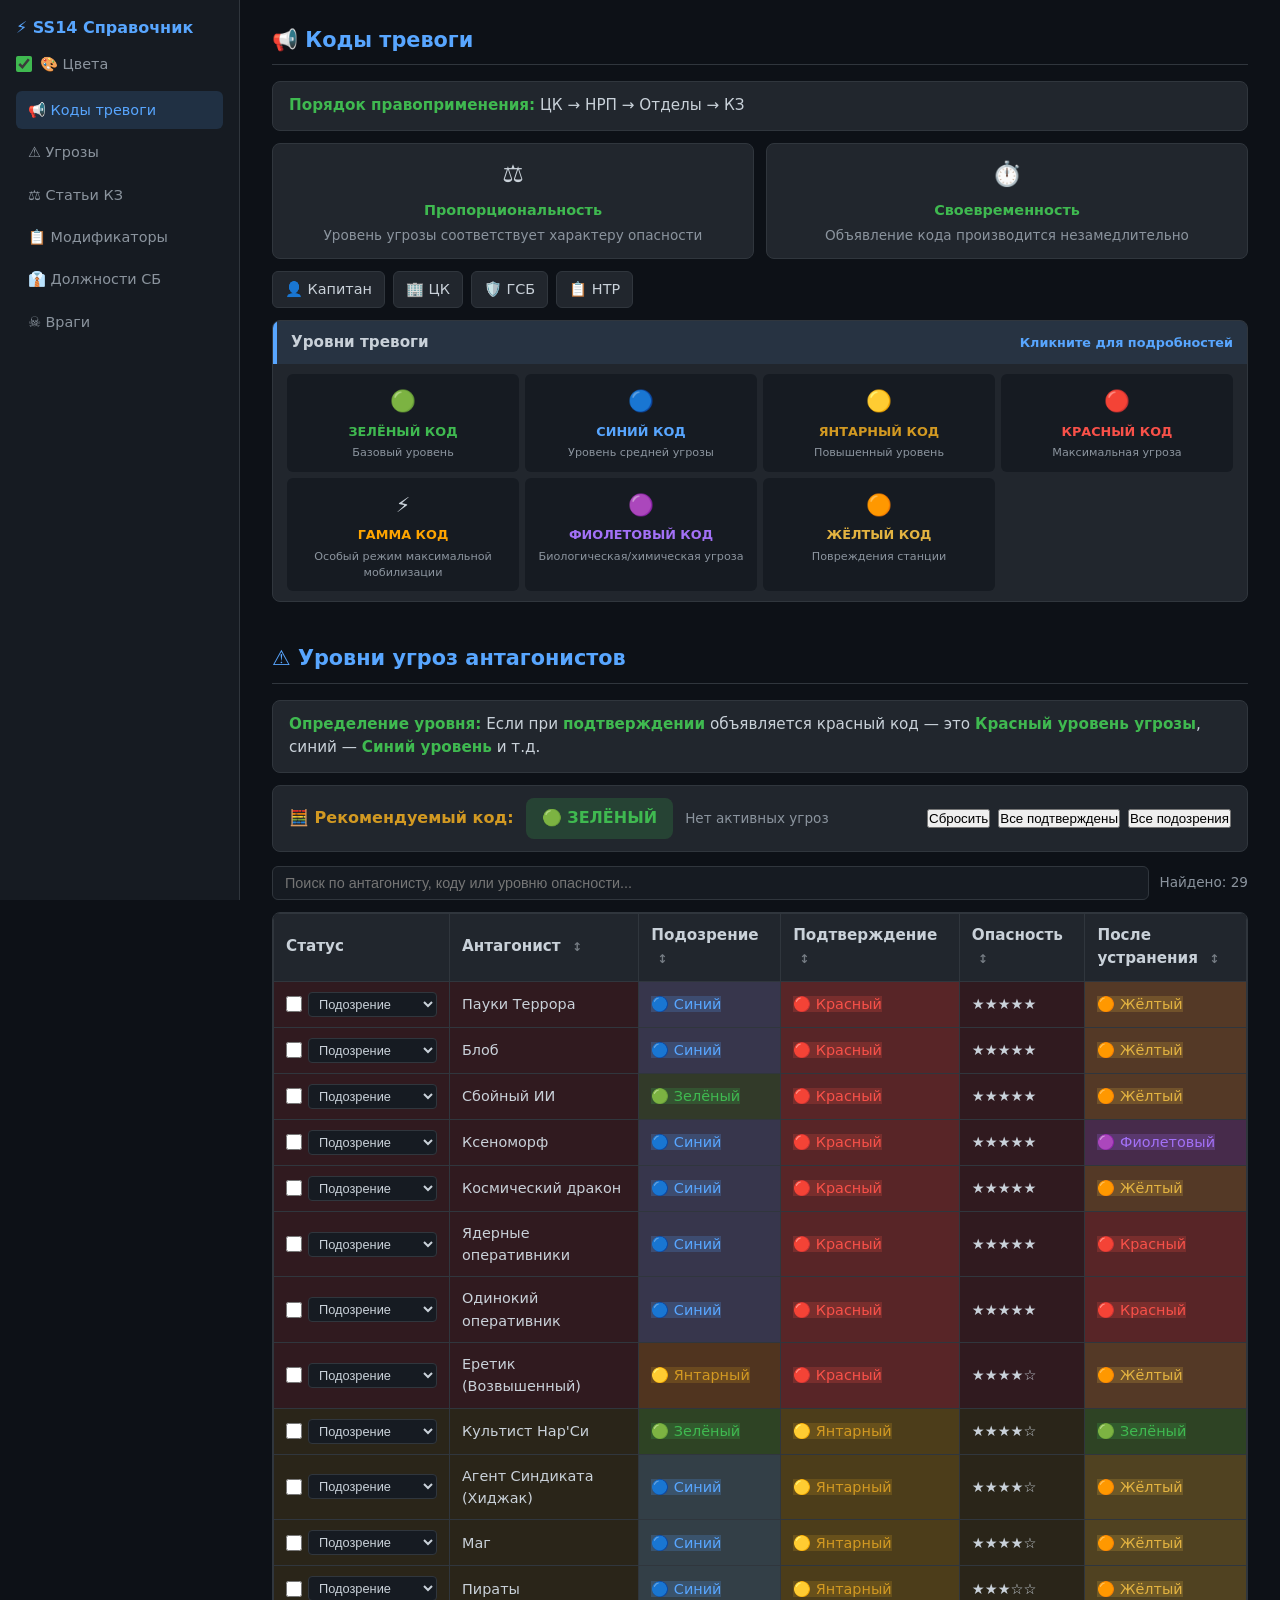
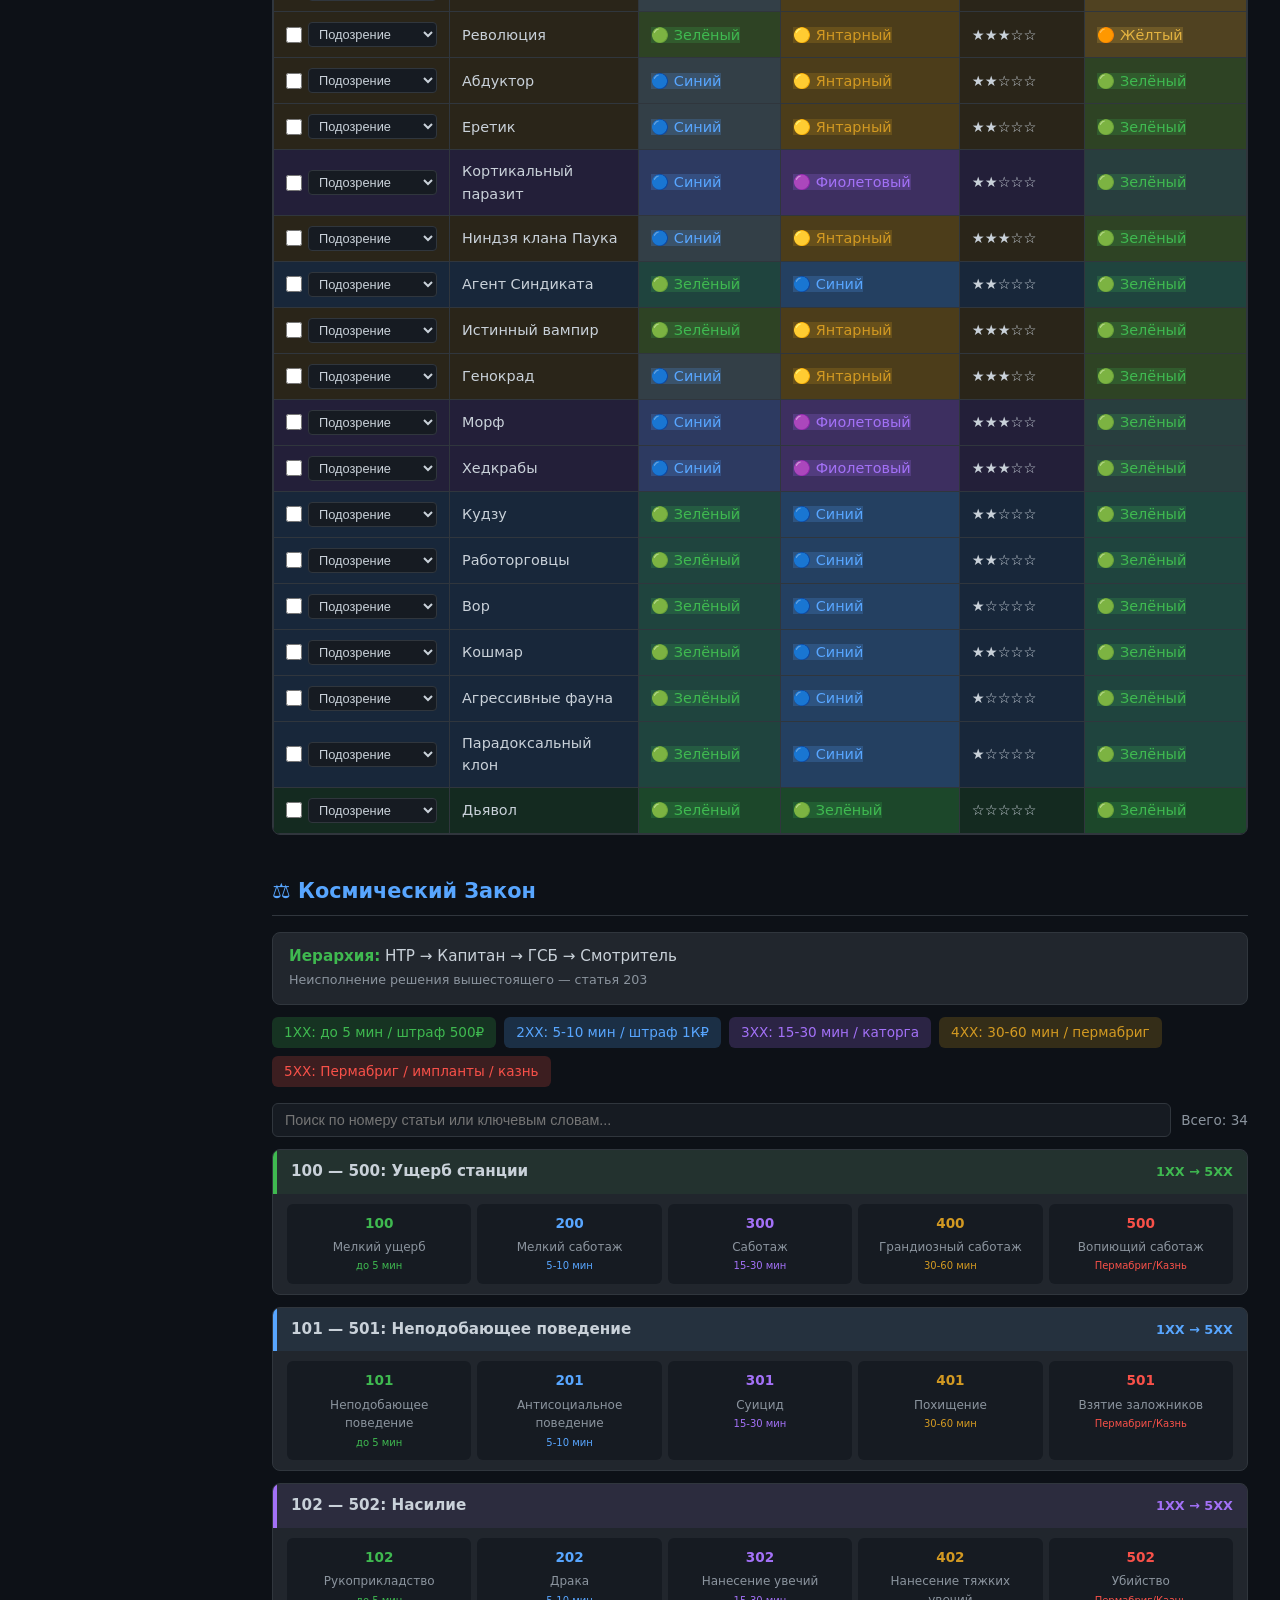
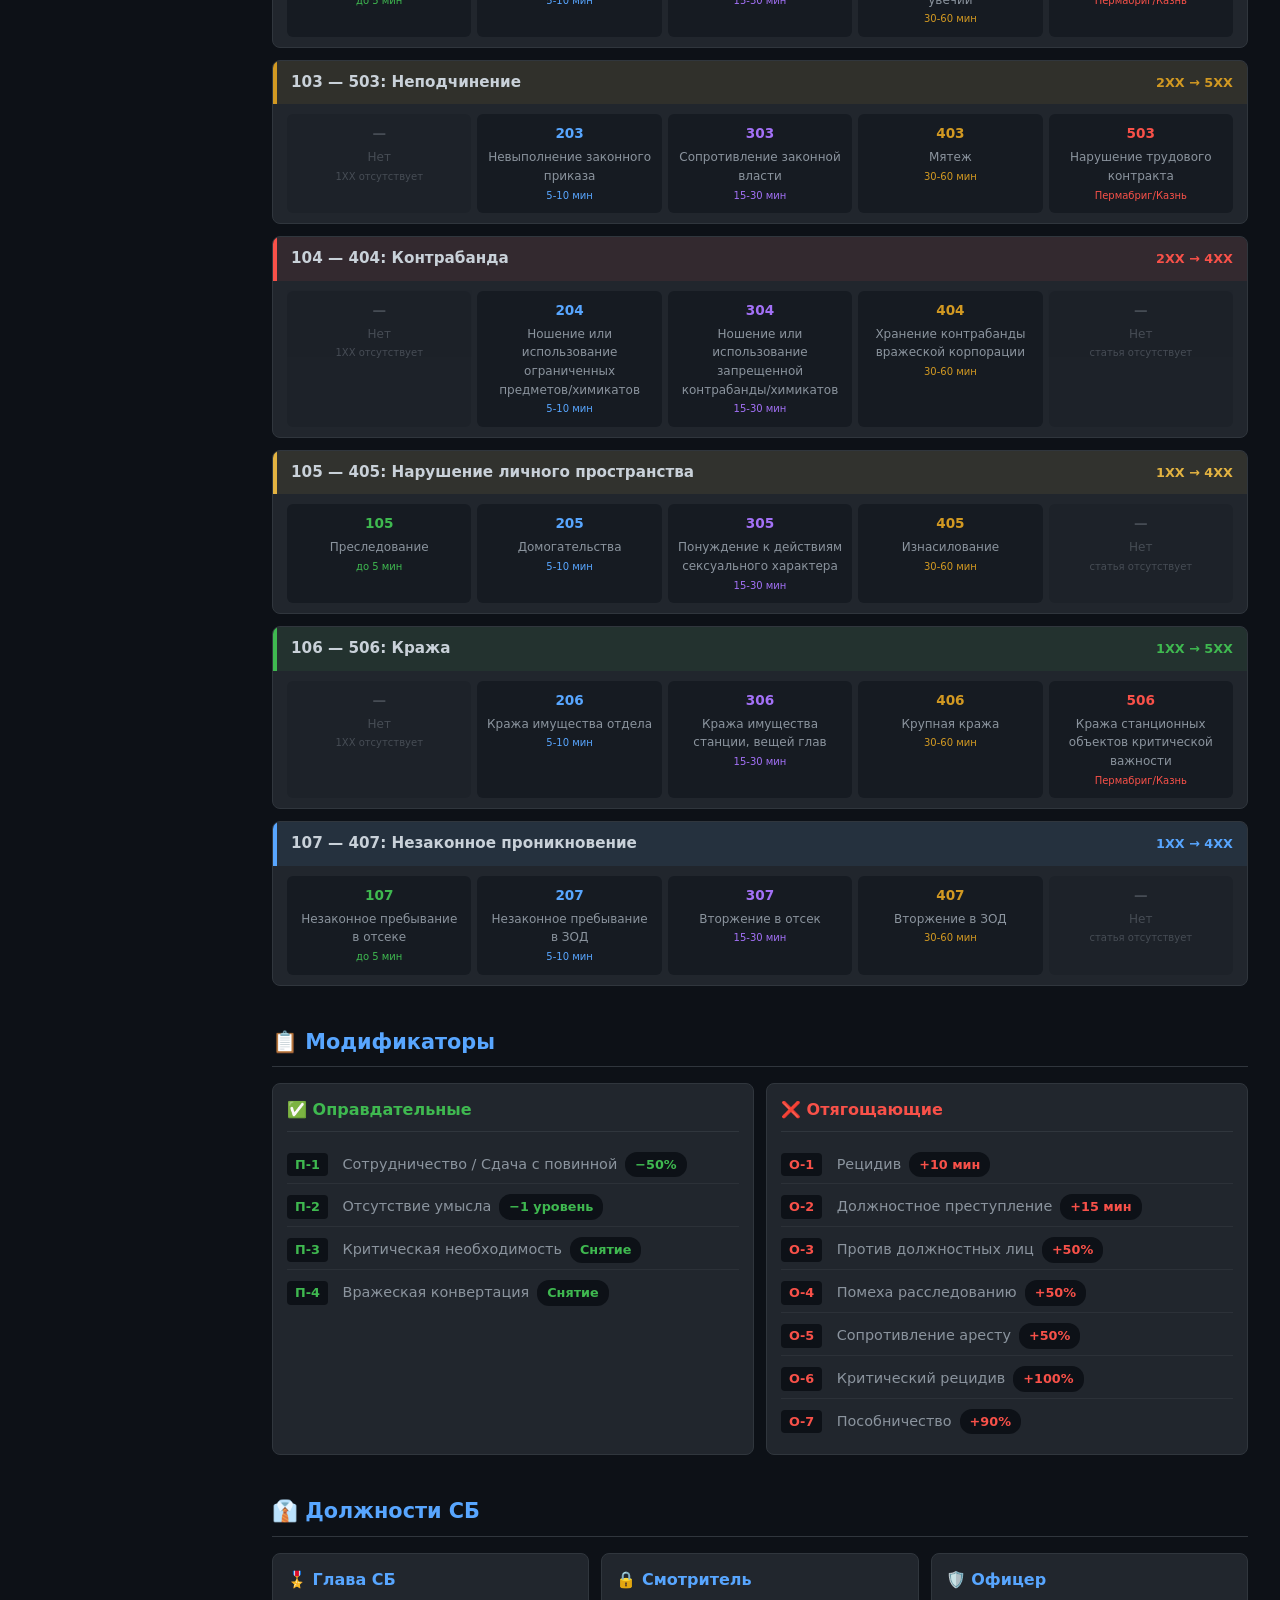
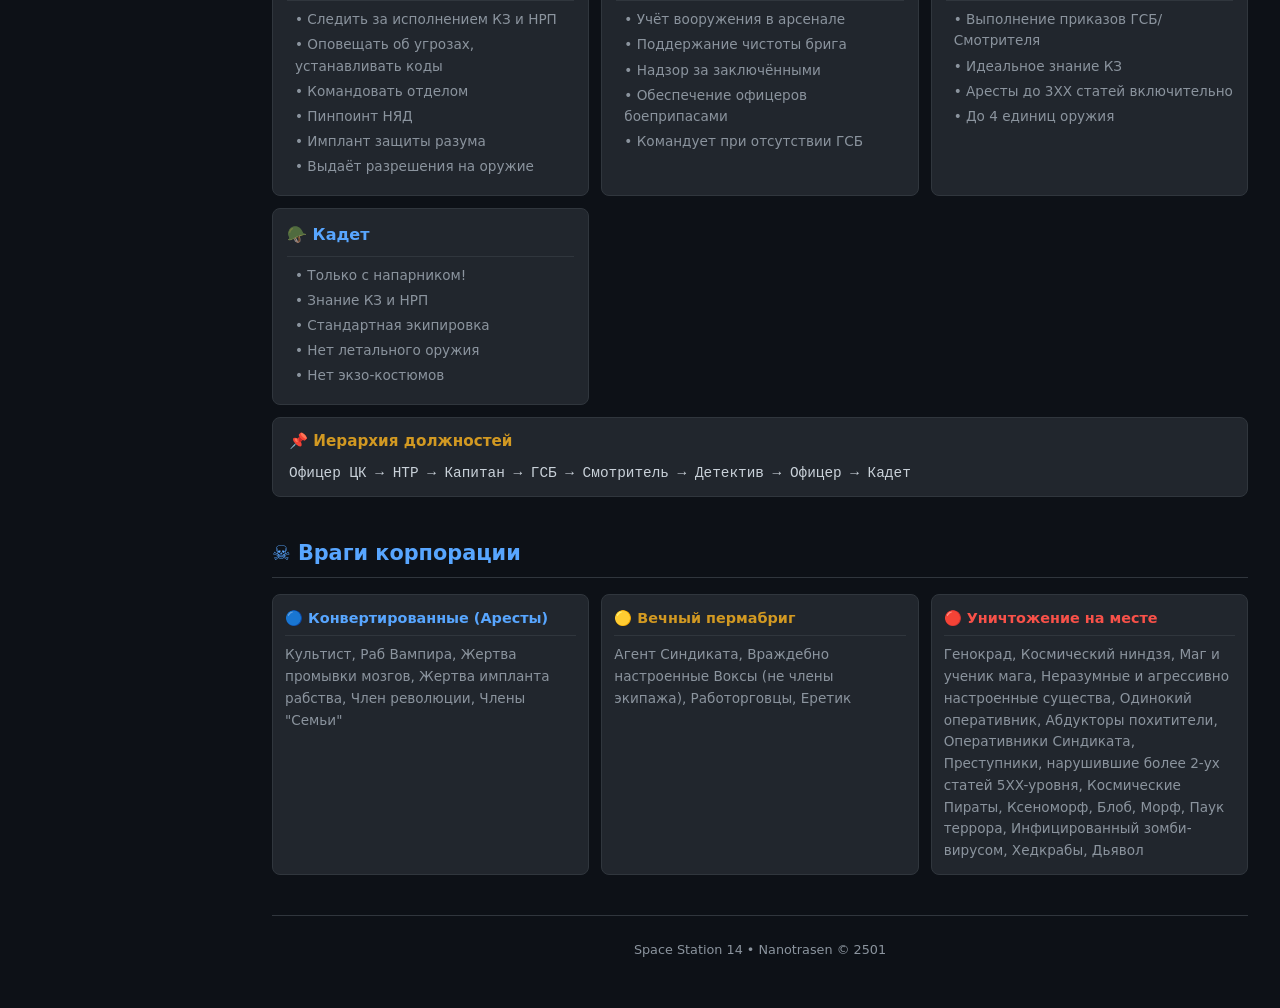
<file: index.html>
<!DOCTYPE html>
<html lang="ru">
<head>
<meta charset="UTF-8">
<meta name="viewport" content="width=device-width, initial-scale=1.0">
<title>SS14 Справочник</title>
<style>
* { margin: 0; padding: 0; box-sizing: border-box; }
:root {
  --bg: #0d1117;
  --bg2: #161b22;
  --bg3: #21262d;
  --border: #30363d;
  --text: #c9d1d9;
  --muted: #8b949e;
  --blue: #58a6ff;
  --green: #3fb950;
  --yellow: #d29922;
  --amber: #e3b341;
  --red: #f85149;
  --purple: #a371f7;
  --orange: #ffa500;
  --shadow: 0 4px 20px rgba(0,0,0,0.4);
}
body { font-family: system-ui, -apple-system, BlinkMacSystemFont, 'Segoe UI', sans-serif; background: var(--bg); color: var(--text); line-height: 1.55; }
a { color: var(--blue); }

/* SIDEBAR */
.sidebar { width: 240px; background: var(--bg2); border-right: 1px solid var(--border); padding: 1rem; position: fixed; height: 100vh; overflow-y: auto; z-index: 90; }
.sidebar h1 { font-size: 1rem; margin-bottom: 0.75rem; color: var(--blue); }
.toggle { display: flex; align-items: center; gap: 8px; margin-bottom: 1rem; cursor: pointer; font-size: 0.9rem; color: var(--muted); }
.toggle input { width: 16px; height: 16px; accent-color: var(--green); }
.nav a { display: block; padding: 8px 12px; color: var(--muted); text-decoration: none; border-radius: 6px; margin-bottom: 4px; font-size: 0.9rem; }
.nav a:hover { background: var(--bg3); color: #fff; }
.nav a.active { background: rgba(88, 166, 255, 0.15); color: var(--blue); }

/* CONTENT */
.content { margin-left: 240px; padding: 1.5rem 2rem; max-width: 1400px; }
.section { margin-bottom: 2.5rem; }
h2 { font-size: 1.3rem; color: var(--blue); margin-bottom: 1rem; border-bottom: 1px solid var(--border); padding-bottom: 8px; display: flex; align-items: center; gap: 10px; }
h3 { font-size: 1rem; color: var(--muted); margin: 1rem 0 0.5rem; }

/* INFO BOX */
.info-box { background: var(--bg3); border: 1px solid var(--border); border-radius: 8px; padding: 12px 16px; margin-bottom: 12px; font-size: 0.95rem; }
.info-box strong { color: var(--green); }
.info-row { display: flex; flex-wrap: wrap; gap: 8px; margin-top: 10px; }
.info-item { padding: 5px 12px; background: var(--bg); border-radius: 6px; font-size: 0.85rem; }

/* CODE COLORS */
.g { background: rgba(63, 185, 80, 0.2); color: var(--green); }
.b { background: rgba(88, 166, 255, 0.2); color: var(--blue); }
.a { background: rgba(210, 153, 34, 0.2); color: var(--yellow); }
.r { background: rgba(248, 81, 73, 0.2); color: var(--red); }
.v { background: rgba(163, 113, 247, 0.2); color: var(--purple); }
.y { background: rgba(227, 179, 65, 0.2); color: var(--amber); }
.gamma-bg { background: rgba(255, 165, 0, 0.2); color: var(--orange); }

/* TABLE */
table { width: 100%; border-collapse: collapse; font-size: 0.9rem; }
th, td { padding: 10px 12px; text-align: left; border: 1px solid var(--border); }
th { background: var(--bg3); font-weight: 600; color: var(--text); font-size: 0.95rem; cursor: pointer; user-select: none; }
th:hover { background: rgba(88,166,255,0.1); }
th .sort-icon { font-size: 0.75rem; margin-left: 6px; opacity: 0.5; }
th.active-sort .sort-icon { opacity: 1; color: var(--blue); }
.wrap { overflow-x: auto; border-radius: 8px; border: 1px solid var(--border); }

/* TABLE ROW COLORS */
.row-g { background: rgba(63, 185, 80, 0.15) !important; }
.row-b { background: rgba(88, 166, 255, 0.15) !important; }
.row-a { background: rgba(210, 153, 34, 0.15) !important; }
.row-r { background: rgba(248, 81, 73, 0.15) !important; }
.row-v { background: rgba(163, 113, 247, 0.15) !important; }
.row-y { background: rgba(227, 179, 65, 0.15) !important; }

/* DISABLED COLORS */
.off .row-g, .off .row-b, .off .row-a, .off .row-r, .off .row-v, .off .row-y { background: transparent !important; }

/* LEGEND */
.legend { display: flex; flex-wrap: wrap; gap: 8px; margin-top: 12px; margin-bottom: 16px; }
.legend span { padding: 5px 12px; border-radius: 6px; font-size: 0.85rem; font-weight: 500; }

/* MODIFIERS */
.mods { display: grid; grid-template-columns: 1fr 1fr; gap: 12px; }
.mod-group { background: var(--bg3); border: 1px solid var(--border); border-radius: 8px; padding: 14px; }
.mod-group h3 { font-size: 1rem; margin-bottom: 10px; padding-bottom: 8px; border-bottom: 1px solid var(--border); margin-top: 0; }
.pos h3 { color: var(--green); }
.neg h3 { color: var(--red); }
.mod-item { padding: 6px 0; font-size: 0.9rem; color: var(--muted); border-bottom: 1px solid rgba(255,255,255,0.05); }
.mod-item:last-child { border: none; }
.mod-code { display: inline-block; padding: 2px 8px; background: var(--bg); border-radius: 4px; font-size: 0.8rem; margin-right: 10px; font-weight: 600; }
.pos .mod-code { color: var(--green); }
.neg .mod-code { color: var(--red); }
.mod-effect { display: inline-block; padding: 3px 10px; background: var(--bg); border-radius: 12px; font-size: 0.8rem; margin-top: 4px; margin-left: 8px; font-weight: 600; }
.pos .mod-effect { color: var(--green); }
.neg .mod-effect { color: var(--red); }

/* ROLES */
.roles { display: grid; grid-template-columns: repeat(auto-fit, minmax(240px, 1fr)); gap: 12px; }
.role-card { background: var(--bg3); border: 1px solid var(--border); border-radius: 8px; padding: 14px; }
.role-title { font-weight: 600; color: var(--blue); margin-bottom: 8px; padding-bottom: 8px; border-bottom: 1px solid var(--border); font-size: 1rem; }
.role-card p { font-size: 0.85rem; color: var(--muted); margin-bottom: 4px; padding-left: 8px; }

/* HIERARCHY */
.hier { background: var(--bg3); border: 1px solid var(--border); border-radius: 8px; padding: 12px 16px; margin-top: 12px; }
.hier h3 { margin-top: 0; color: var(--yellow); font-size: 0.95rem; }
.hier div { font-family: monospace; font-size: 0.9rem; }

/* ENEMIES */
.enemies { display: grid; grid-template-columns: repeat(3, 1fr); gap: 12px; }
.enemy { background: var(--bg3); border: 1px solid var(--border); border-radius: 8px; padding: 12px; }
.enemy h4 { font-size: 0.9rem; margin-bottom: 8px; padding-bottom: 6px; border-bottom: 1px solid var(--border); }
.enemy p { font-size: 0.85rem; color: var(--muted); line-height: 1.6; }
.enemy:nth-child(1) h4 { color: var(--blue); }
.enemy:nth-child(2) h4 { color: var(--yellow); }
.enemy:nth-child(3) h4 { color: var(--red); }

/* ARTICLES */
.art-sections { display: flex; flex-direction: column; gap: 12px; }
.article-section { background: var(--bg3); border: 1px solid var(--border); border-radius: 8px; overflow: hidden; }
.article-header { padding: 10px 14px; font-weight: 600; font-size: 0.95rem; display: flex; justify-content: space-between; align-items: center; }
.article-body { padding: 10px 14px; }
.article-grid { display: grid; grid-template-columns: repeat(5, 1fr); gap: 6px; }
.art-card { background: var(--bg2); border-radius: 6px; padding: 8px; text-align: center; cursor: pointer; transition: transform 0.15s, background 0.15s, border-color 0.15s; border: 1px solid transparent; }
.art-card:hover { transform: translateY(-2px); background: #1c2128; border-color: var(--border); }
.art-card .art-num { font-weight: 700; margin-bottom: 4px; font-size: 0.85rem; }
.art-card .art-name { font-size: 0.75rem; color: var(--muted); }
.art-l1 .art-num { color: var(--green); }
.art-l2 .art-num { color: var(--blue); }
.art-l3 .art-num { color: var(--purple); }
.art-l4 .art-num { color: var(--yellow); }
.art-l5 .art-num { color: var(--red); }
.art-card.hidden { display: none; }
.art-card mark { background: rgba(88,166,255,0.3); color: #fff; border-radius: 2px; padding: 0 2px; }
.art-card.empty { opacity: 0.35; cursor: default; }
.art-card.empty:hover { transform: none; background: var(--bg2); border-color: transparent; }

/* SEARCH */
.search-bar { display: flex; gap: 10px; margin-bottom: 12px; flex-wrap: wrap; }
.search-bar input { flex: 1; min-width: 200px; background: var(--bg2); border: 1px solid var(--border); border-radius: 6px; padding: 8px 12px; color: var(--text); font-size: 0.9rem; }
.search-bar input:focus { outline: none; border-color: var(--blue); }
.search-bar .search-count { display: flex; align-items: center; color: var(--muted); font-size: 0.85rem; }

/* MODAL */
.modal-backdrop { position: fixed; inset: 0; background: rgba(0,0,0,0.75); display: none; align-items: center; justify-content: center; z-index: 100; padding: 20px; backdrop-filter: blur(3px); }
.modal-backdrop.open { display: flex; }
.modal { background: var(--bg2); border: 1px solid var(--border); border-radius: 12px; width: 100%; max-width: 750px; max-height: 85vh; overflow: hidden; display: flex; flex-direction: column; box-shadow: var(--shadow); }
.modal-header { padding: 16px 20px; border-bottom: 1px solid var(--border); display: flex; justify-content: space-between; align-items: center; gap: 12px; }
.modal-title { font-size: 1.1rem; font-weight: 600; }
.modal-close { background: none; border: none; color: var(--muted); font-size: 1.5rem; cursor: pointer; line-height: 1; padding: 0 4px; }
.modal-close:hover { color: var(--red); }
.modal-body { padding: 18px 20px; overflow-y: auto; font-size: 0.95rem; }
.modal-body h4 { color: var(--green); margin: 14px 0 8px; font-size: 0.95rem; }
.modal-body ul { list-style: none; margin-bottom: 12px; }
.modal-body li { padding: 4px 0 4px 18px; position: relative; color: var(--muted); }
.modal-body li::before { content: '›'; position: absolute; left: 0; color: var(--blue); }
.modal-body p { margin-bottom: 10px; }
.modal-punishment { display: inline-block; padding: 4px 10px; border-radius: 12px; font-size: 0.85rem; font-weight: 600; margin-top: 4px; }

/* CODE CARDS (compact like articles) */
.code-sections { display: flex; flex-direction: column; gap: 12px; }
.code-section { background: var(--bg3); border: 1px solid var(--border); border-radius: 8px; overflow: hidden; }
.code-section-header { padding: 10px 14px; font-weight: 600; font-size: 0.95rem; display: flex; justify-content: space-between; align-items: center; }
.code-grid { display: grid; grid-template-columns: repeat(4, 1fr); gap: 6px; padding: 10px 14px; }
.code-card { background: var(--bg2); border-radius: 6px; padding: 10px; text-align: center; cursor: pointer; transition: transform 0.15s, background 0.15s, border-color 0.15s; border: 1px solid transparent; }
.code-card:hover { transform: translateY(-2px); background: #1c2128; border-color: var(--border); }
.code-card .code-icon { font-size: 1.3rem; margin-bottom: 4px; }
.code-card .code-name { font-size: 0.8rem; font-weight: 600; margin-bottom: 4px; }
.code-card .code-desc { font-size: 0.7rem; color: var(--muted); line-height: 1.4; }

/* THREAT TABLE CALCULATOR */
.threat-calc { display: flex; gap: 12px; align-items: center; flex-wrap: wrap; margin-bottom: 14px; background: var(--bg3); border: 1px solid var(--border); border-radius: 8px; padding: 12px 16px; }
.threat-calc-title { font-weight: 600; color: var(--yellow); }
.threat-calc-code { padding: 8px 16px; border-radius: 8px; font-weight: 700; font-size: 1rem; }
.threat-calc-reason { color: var(--muted); font-size: 0.85rem; flex: 1; }
.threat-calc-actions { display: flex; gap: 8px; }
.threat-select { display: flex; align-items: center; gap: 6px; }
.threat-select select { background: var(--bg2); border: 1px solid var(--border); color: var(--text); border-radius: 4px; padding: 3px 6px; font-size: 0.8rem; }
.threat-select input[type="checkbox"] { accent-color: var(--blue); width: 16px; height: 16px; cursor: pointer; }
.threat-select label { cursor: pointer; font-size: 0.8rem; }

/* PRINCIPLES & AUTHORITY */
.principles { display: flex; gap: 12px; margin-bottom: 12px; }
.principle { flex: 1; background: var(--bg3); border: 1px solid var(--border); border-radius: 8px; padding: 12px; text-align: center; }
.principle-icon { font-size: 1.5rem; margin-bottom: 6px; }
.principle h4 { font-size: 0.9rem; color: var(--green); margin-bottom: 4px; }
.principle p { font-size: 0.85rem; color: var(--muted); }
.authority { display: flex; flex-wrap: wrap; gap: 8px; margin-bottom: 12px; }
.auth-item { padding: 6px 12px; background: var(--bg3); border: 1px solid var(--border); border-radius: 6px; font-size: 0.9rem; }

/* FOOTER */
.footer { text-align: center; padding: 1.5rem; color: var(--muted); font-size: 0.8rem; border-top: 1px solid var(--border); margin-top: 2rem; }

/* BACK TO TOP */
.back-to-top { position: fixed; bottom: 24px; right: 24px; width: 42px; height: 42px; border-radius: 50%; background: var(--bg3); border: 1px solid var(--border); color: var(--text); display: flex; align-items: center; justify-content: center; cursor: pointer; opacity: 0; pointer-events: none; transition: opacity 0.2s, transform 0.2s; z-index: 80; }
.back-to-top.visible { opacity: 1; pointer-events: auto; }
.back-to-top:hover { background: var(--blue); color: #fff; transform: translateY(-2px); }

/* RESPONSIVE */
@media (max-width: 900px) {
  .sidebar { width: 100%; height: auto; position: relative; border-right: none; border-bottom: 1px solid var(--border); }
  .content { margin-left: 0; padding: 1rem; }
  .mods { grid-template-columns: 1fr; }
  .enemies { grid-template-columns: 1fr; }
  .principles { flex-direction: column; }
  .article-grid { grid-template-columns: repeat(2, 1fr); }
  .code-grid { grid-template-columns: repeat(2, 1fr); }
  .threat-calc { flex-direction: column; align-items: flex-start; }
  .threat-calc-actions { width: 100%; }
}

/* SCROLLBAR */
::-webkit-scrollbar { width: 10px; height: 10px; }
::-webkit-scrollbar-track { background: var(--bg); }
::-webkit-scrollbar-thumb { background: var(--border); border-radius: 5px; }
::-webkit-scrollbar-thumb:hover { background: #484f58; }

/* Utility */
.text-muted { color: var(--muted); }
.text-center { text-align: center; }
.highlight { background: rgba(88,166,255,0.25); color: #fff; border-radius: 2px; padding: 0 2px; }
</style>
</head>
<body>

<div class="sidebar">
  <h1>⚡ SS14 Справочник</h1>

  <label class="toggle">
    <input type="checkbox" id="colorToggle" checked onchange="toggleColors()">
    <span>🎨 Цвета</span>
  </label>

  <nav class="nav">
    <a href="#codes">📢 Коды тревоги</a>
    <a href="#threats">⚠️ Угрозы</a>
    <a href="#articles">⚖️ Статьи КЗ</a>
    <a href="#modifiers">📋 Модификаторы</a>
    <a href="#roles">👔 Должности СБ</a>
    <a href="#enemies">☠️ Враги</a>
  </nav>
</div>

<div class="content">

<!-- ===== КОДЫ ТРЕВОГИ ===== -->
<section id="codes" class="section">
  <h2>📢 Коды тревоги</h2>

  <div class="info-box">
    <strong>Порядок правоприменения:</strong> ЦК → НРП → Отделы → КЗ
  </div>

  <div class="principles">
    <div class="principle"><div class="principle-icon">⚖️</div><h4>Пропорциональность</h4><p>Уровень угрозы соответствует характеру опасности</p></div>
    <div class="principle"><div class="principle-icon">⏱️</div><h4>Своевременность</h4><p>Объявление кода производится незамедлительно</p></div>
  </div>

  <div class="authority">
    <div class="auth-item">👤 Капитан</div>
    <div class="auth-item">🏢 ЦК</div>
    <div class="auth-item">🛡️ ГСБ</div>
    <div class="auth-item">📋 НТР</div>
  </div>

  <div class="code-sections" id="codesContainer"></div>
</section>

<!-- ===== ТАБЛИЦА УГРОЗ ===== -->
<section id="threats" class="section">
  <h2>⚠️ Уровни угроз антагонистов</h2>

  <div class="info-box">
    <strong>Определение уровня:</strong> Если при <strong>подтверждении</strong> объявляется красный код — это <strong>Красный уровень угрозы</strong>, синий — <strong>Синий уровень</strong> и т.д.
  </div>

  <div class="threat-calc">
    <div class="threat-calc-title">🧮 Рекомендуемый код:</div>
    <div class="threat-calc-code g" id="calcCode">🟢 ЗЕЛЁНЫЙ</div>
    <div class="threat-calc-reason" id="calcReason">Нет активных угроз</div>
    <div class="threat-calc-actions">
      <button class="btn" onclick="resetCalculator()">Сбросить</button>
      <button class="btn btn-primary" onclick="setAllConfirmed()">Все подтверждены</button>
      <button class="btn" onclick="setAllSuspicion()">Все подозрения</button>
    </div>
  </div>

  <div class="search-bar">
    <input type="text" id="threatSearch" placeholder="Поиск по антагонисту, коду или уровню опасности..." oninput="filterThreats()">
    <div class="search-count" id="threatCount">Всего: 0</div>
  </div>

  <div class="wrap">
    <table id="threatTable">
      <thead><tr>
        <th>Статус</th>
        <th onclick="sortThreats('name')">Антагонист <span class="sort-icon">↕</span></th>
        <th onclick="sortThreats('suspicion')">Подозрение <span class="sort-icon">↕</span></th>
        <th onclick="sortThreats('confirmation')">Подтверждение <span class="sort-icon">↕</span></th>
        <th onclick="sortThreats('danger')">Опасность <span class="sort-icon">↕</span></th>
        <th onclick="sortThreats('after')">После устранения <span class="sort-icon">↕</span></th>
      </tr></thead>
      <tbody id="threatBody"></tbody>
    </table>
  </div>
</section>

<!-- ===== СТАТЬИ КЗ ===== -->
<section id="articles" class="section">
  <h2>⚖️ Космический Закон</h2>

  <div class="info-box">
    <strong>Иерархия:</strong> НТР → Капитан → ГСБ → Смотритель
    <br><small style="color:#8b949e;">Неисполнение решения вышестоящего — статья 203</small>
  </div>

  <div class="legend">
    <span style="background:rgba(63,185,80,0.2);color:#3fb950;">1XX: до 5 мин / штраф 500₽</span>
    <span style="background:rgba(88,166,255,0.2);color:#58a6ff;">2XX: 5-10 мин / штраф 1К₽</span>
    <span style="background:rgba(163,113,247,0.2);color:#a371f7;">3XX: 15-30 мин / каторга</span>
    <span style="background:rgba(210,153,34,0.2);color:#d29922;">4XX: 30-60 мин / пермабриг</span>
    <span style="background:rgba(248,81,73,0.2);color:#f85149;">5XX: Пермабриг / импланты / казнь</span>
  </div>

  <div class="search-bar">
    <input type="text" id="articleSearch" placeholder="Поиск по номеру статьи или ключевым словам..." oninput="filterArticles()">
    <div class="search-count" id="articleCount">Всего: 0</div>
  </div>

  <div class="art-sections" id="articleContainer"></div>
</section>

<!-- ===== МОДИФИКАТОРЫ ===== -->
<section id="modifiers" class="section">
  <h2>📋 Модификаторы</h2>

  <div class="mods">
    <div class="mod-group pos">
      <h3>✅ Оправдательные</h3>
      <div id="posMods"></div>
    </div>
    <div class="mod-group neg">
      <h3>❌ Отягощающие</h3>
      <div id="negMods"></div>
    </div>
  </div>
</section>

<!-- ===== ДОЛЖНОСТИ ===== -->
<section id="roles" class="section">
  <h2>👔 Должности СБ</h2>

  <div class="roles" id="rolesContainer"></div>

  <div class="hier"><h3>📌 Иерархия должностей</h3><div>Офицер ЦК → НТР → Капитан → ГСБ → Смотритель → Детектив → Офицер → Кадет</div></div>
</section>

<!-- ===== ВРАГИ ===== -->
<section id="enemies" class="section">
  <h2>☠️ Враги корпорации</h2>

  <div class="enemies" id="enemiesContainer"></div>
</section>

<div class="footer">
  Space Station 14 • Nanotrasen © 2501
</div>

</div>

<!-- MODAL -->
<div class="modal-backdrop" id="modalBackdrop" onclick="closeModal(event)">
  <div class="modal" onclick="event.stopPropagation()">
    <div class="modal-header" id="modalHeader">
      <div class="modal-title" id="modalTitle"></div>
      <button class="modal-close" onclick="closeModal()">&times;</button>
    </div>
    <div class="modal-body" id="modalBody"></div>
  </div>
</div>

<button class="back-to-top" id="backToTop" onclick="scrollToTop()">↑</button>

<script>
// ==================== DATA ====================

const codeLevels = {
  green:  { name: 'Зелёный',   color: 'g', icon: '🟢' },
  blue:   { name: 'Синий',     color: 'b', icon: '🔵' },
  amber:  { name: 'Янтарный',  color: 'a', icon: '🟡' },
  red:    { name: 'Красный',   color: 'r', icon: '🔴' },
  gamma:  { name: 'Гамма',     color: 'gamma-bg', icon: '⚡' },
  violet: { name: 'Фиолетовый', color: 'v', icon: '🟣' },
  yellow: { name: 'Жёлтый',    color: 'y', icon: '🟠' }
};

const codePriority = { green: 1, blue: 2, yellow: 3, violet: 3, amber: 4, red: 5, gamma: 6 };

const codesData = [
  {
    key: 'green', title: 'ЗЕЛЁНЫЙ КОД', short: 'Базовый уровень',
    desc: 'Все особые положения аннулированы. У командования нет сведений о наличии угрозы. Все стандартные процедуры соблюдаются в полном объёме.',
    sb: ['Основное вооружение скрыто', 'Разрешена выдача станнеров', 'Огнестрельное только с нелетальными', 'Задержание при непосредственном наблюдении', 'Требуется санкция для задержаний', 'Запрещены обыски без письменного разрешения'],
    crew: ['Свободное перемещение по допуску', 'Рекомендовано: режим "Координаты"', 'Запрещено: разглашение конфиденциальной информации', 'ЗОДы закрыты при обоснованной причине', 'Хранилище открывается при необходимости'],
    auth: ['Капитан', 'ЦК']
  },
  {
    key: 'blue', title: 'СИНИЙ КОД', short: 'Уровень средней угрозы',
    desc: 'Командование получило данные о враждебной активности. Положение упрощает процедуры и оперативно-следственные мероприятия.',
    sb: ['Разрешено нелетальное вооружение', 'Летальное — с санкции ГСБ', 'Открытое ношение оружия допускается', 'Санкция не требуется при основаниях', 'Усиленный контроль доступа', 'Проверка всех входящих/выходящих', 'Усиленный режим охраны критических систем'],
    crew: ['Ограничение свободного перемещения', 'Соблюдение уровней допуска', 'Обязательная идентификация на КПП', 'Следовать указаниям СБ', 'Включить режим "Координаты"', 'Избегать скоплений экипажа', 'ЗОДы закрываются на контроль'],
    auth: ['Капитан', 'ЦК', 'ГСБ']
  },
  {
    key: 'amber', title: 'ЯНТАРНЫЙ КОД', short: 'Повышенный уровень',
    desc: 'Значительные враждебные угрозы. Сотрудники СБ следуют процедурам усиления. Авторизованный персонал обязан выполнять инструкции СБ.',
    sb: ['Разрешено летальное вооружение из арсенала', 'Ограничения на ношение оружия сняты', 'Обязательное ношение защитного снаряжения', 'Право на проведение специальных операций', 'Усиленный контроль всех зон', 'Обыски без санкции', 'Полная проверка всех помещений'],
    crew: ['Строгий контроль перемещений', 'Обязательная идентификация на КПП', 'Запрет нахождения в запретных зонах', 'Следовать указаниям СБ', 'Включить режим "Координаты"', 'Избегать скопления экипажа', 'Готовность к эвакуации'],
    auth: ['Капитан', 'ЦК', 'ГСБ']
  },
  {
    key: 'red', title: 'КРАСНЫЙ КОД', short: 'Максимальная угроза',
    desc: 'Начало военной операции. Применение летальной силы. Любой сотрудник обязан подчиняться приказам СБ.',
    condition: 'Присутствие 3+ угроз Янтарного уровня или угроза, граничащая с полным уничтожением.',
    sb: ['Любое вооружение из арсенала', 'Обязательное ношение полного комплекта защиты', 'Сила без предупреждения', 'Специальные операции в приоритетном порядке', 'Проникновение в любые зоны', 'Любые средства подавления', 'Полный локдаун всех зон', 'Блокировка всех выходов и входов'],
    crew: ['Полный запрет на свободное перемещение', 'Обязательная эвакуация в безопасные зоны', 'Строгий контроль всех перемещений', 'Немедленное подчинение приказам СБ', 'Соблюдение полной тишины', 'Готовность к экстренной эвакуации', 'Полная эвакуация некритичного персонала', 'Блокировка всех внешних коммуникаций'],
    auth: ['Капитан', 'ЦК', 'ГСБ'],
    special: ['Приоритет всех ресурсов на устранение угрозы', 'Все решения принимаются только командованием', 'Отказ от приказов карается по максимально строгому регламенту']
  },
  {
    key: 'gamma', title: 'ГАММА КОД', short: 'Особый режим максимальной мобилизации',
    desc: 'Станция под серьёзной угрозой. ЦК проводит значительное усиление СБ. Неограниченные превентивные меры.',
    condition: 'Только по решению ЦК при крупных угрозах и невозможности эвакуации.',
    sb: ['Любое вооружение на станции', 'Полный комплект защиты', 'Любые спецсредства', 'Мобилизация всех сил СБ', 'Полная изоляция критических зон', 'Проникновение в любые помещения', 'Приоритетное использование ресурсов'],
    crew: ['Строгий контроль всех перемещений', 'Эвакуация в безопасные зоны', 'Запрет нахождения в запретных зонах', 'Полное подчинение приказам СБ', 'Отключение личных коммуникаторов', 'Соблюдение режима тишины', 'Готовность к эвакуации'],
    auth: ['ЦК'],
    special: ['Содержание под стражей допускается без процессуальных формальностей']
  },
  {
    key: 'violet', title: 'ФИОЛЕТОВЫЙ КОД', short: 'Биологическая/химическая угроза',
    desc: 'Угроза локализованной эпидемической вспышки. Объявлен карантин. Персонал выполняет инструкции медотдела.',
    sb: ['Обязательные средства химзащиты', 'Выдача средств защиты и костюмов', 'Разрешено летальное вооружение', 'Организация карантинных зон', 'Изоляция заражённых участков', 'Контроль распространения заражения'],
    crew: ['Немедленное надевание средств защиты', 'Соблюдение карантинного режима', 'Выполнение указаний СБ', 'Запрещено: снятие средств защиты', 'Запрещено: контакт с заражёнными зонами', 'Полная изоляция заражённых зон'],
    auth: ['Капитан', 'ЦК', 'Главный врач']
  },
  {
    key: 'yellow', title: 'ЖЁЛТЫЙ КОД', short: 'Повреждения станции',
    desc: 'Серьёзная угроза для технического функционирования объекта. Персонал выполняет инструкции инженерного персонала.',
    sb: ['Разрешено нелетальное вооружение', 'Обязательное ношение защитного снаряжения', 'Усиленный контроль критических зон', 'Организация дополнительных постов наблюдения', 'Профилактические проверки', 'Мониторинг коммуникаций'],
    crew: ['Ограничение доступа в некоторые зоны', 'Обязательная идентификация при проходе', 'Поддержание повышенной бдительности', 'Информирование СБ о подозрительных действиях', 'Готовность к повышению уровня угрозы', 'Включение "Маячка Слежения"'],
    auth: ['Капитан', 'ЦК', 'Старший инженер']
  }
];

const threatsData = [
  { name: 'Пауки Террора', suspicion: 'blue', confirmation: 'red', danger: 5, after: 'yellow' },
  { name: 'Блоб', suspicion: 'blue', confirmation: 'red', danger: 5, after: 'yellow' },
  { name: 'Сбойный ИИ', suspicion: 'green', confirmation: 'red', danger: 5, after: 'yellow' },
  { name: 'Ксеноморф', suspicion: 'blue', confirmation: 'red', danger: 5, after: 'violet' },
  { name: 'Космический дракон', suspicion: 'blue', confirmation: 'red', danger: 5, after: 'yellow' },
  { name: 'Ядерные оперативники', suspicion: 'blue', confirmation: 'red', danger: 5, after: 'red' },
  { name: 'Одинокий оперативник', suspicion: 'blue', confirmation: 'red', danger: 5, after: 'red' },
  { name: 'Еретик (Возвышенный)', suspicion: 'amber', confirmation: 'red', danger: 4, after: 'yellow' },
  { name: 'Культист Нар\'Си', suspicion: 'green', confirmation: 'amber', danger: 4, after: 'green' },
  { name: 'Агент Синдиката (Хиджак)', suspicion: 'blue', confirmation: 'amber', danger: 4, after: 'yellow' },
  { name: 'Маг', suspicion: 'blue', confirmation: 'amber', danger: 4, after: 'yellow' },
  { name: 'Пираты', suspicion: 'blue', confirmation: 'amber', danger: 3, after: 'yellow' },
  { name: 'Революция', suspicion: 'green', confirmation: 'amber', danger: 3, after: 'yellow' },
  { name: 'Абдуктор', suspicion: 'blue', confirmation: 'amber', danger: 2, after: 'green' },
  { name: 'Еретик', suspicion: 'blue', confirmation: 'amber', danger: 2, after: 'green' },
  { name: 'Кортикальный паразит', suspicion: 'blue', confirmation: 'violet', danger: 2, after: 'green' },
  { name: 'Ниндзя клана Паука', suspicion: 'blue', confirmation: 'amber', danger: 3, after: 'green' },
  { name: 'Агент Синдиката', suspicion: 'green', confirmation: 'blue', danger: 2, after: 'green' },
  { name: 'Истинный вампир', suspicion: 'green', confirmation: 'amber', danger: 3, after: 'green' },
  { name: 'Генокрад', suspicion: 'blue', confirmation: 'amber', danger: 3, after: 'green' },
  { name: 'Морф', suspicion: 'blue', confirmation: 'violet', danger: 3, after: 'green' },
  { name: 'Хедкрабы', suspicion: 'blue', confirmation: 'violet', danger: 3, after: 'green' },
  { name: 'Кудзу', suspicion: 'green', confirmation: 'blue', danger: 2, after: 'green' },
  { name: 'Работорговцы', suspicion: 'green', confirmation: 'blue', danger: 2, after: 'green' },
  { name: 'Вор', suspicion: 'green', confirmation: 'blue', danger: 1, after: 'green' },
  { name: 'Кошмар', suspicion: 'green', confirmation: 'blue', danger: 2, after: 'green' },
  { name: 'Агрессивные фауна', suspicion: 'green', confirmation: 'blue', danger: 1, after: 'green' },
  { name: 'Парадоксальный клон', suspicion: 'green', confirmation: 'blue', danger: 1, after: 'green' },
  { name: 'Дьявол', suspicion: 'green', confirmation: 'green', danger: 0, after: 'green' }
];

const lawCategories = [
  {
    title: '100 — 500: Ущерб станции', range: '1XX → 5XX', color: '#3fb950', shift: 0,
    articles: [
      { num: 100, name: 'Мелкий ущерб', level: 1, punishment: 'до 5 мин',
        desc: 'Нанесение ущерба имуществу другого лица, либо повреждение имущества корпорации в степени, когда его целостность еще может быть восстановлена ремонтом.',
        items: ['Порча или повреждение имущества, принадлежащего другому лицу без его согласия. Это положение включает в себя следующее имущество: элементы одежды, маски, украшения, аксессуары, предметы искусства и безделушки (косметические средства, игрушки, зажигалки и т.д.), а также приобретенные на личные средства товары.', 'Повреждение перекрытия или окна, обесточивание или повреждение шлюза, а также чрезмерная покраска или нанесение рисунков на них.', 'Вандализм, под которым в свою очередь имеется в виду повреждение плитки, деструктивное использование баллончиков с краски и мелков, и так далее.'] },
      { num: 200, name: 'Мелкий саботаж', level: 2, punishment: '5-10 мин',
        desc: 'Намеренное нанесение ущерба станции, нарушение нормальной работы оборудования, шлюзов и обязательного оборудования отсеков. Высвобождение разных угроз (выпуск слаймов из вольеров, опасной фауны, допуск высвобождения высокой концентрации газов 1-ой категории), игнорирование служебных обязательств, повлекшее вред станции или нарушение ее работы, например игнорирование существования пирокластической аномалии на станции РНД отделом.',
        items: ['Высвобождение угроз из зоны содержания для фауны вследствие пренебрежения защитными мерами.', 'Выпуск опасного газа или газовой смеси 1-й категории в атмосферу отсека и/или множества отсеков, что в следствии нарушило нормальную работу на территории станции или отсека/отдела.', 'Уничтожение имущества, принадлежащего другому лицу, в том числе личной карты и/или КПК.', 'Полная разборка или уничтожение шлюза, перекрытия, окна, мебели или оборудования общего пользования вне своего рабочего места или без согласия сотрудника соответствующего отдела.', 'Нарушение работы инфраструктуры или оборудования путем взлома, электризации шлюзов, заваривания или отключения от контроля ИИ.', 'Отключение электропитания в помещении общего пользования или в помещении, не являющемся рабочим местом сотрудника какого-либо департамента. Это включает в себя следующие помещения: коридор, зона отдыха, зона прибытия, зона отбытия, сценическое помещение, техническое помещение.', 'Повреждение станционных юнитов и/или ботов.'] },
      { num: 300, name: 'Саботаж', level: 3, punishment: '15-30 мин',
        desc: 'Злонамеренное препятствие нормальной работе отдела, либо станции в целом, а также пренебрежение должностными обязанностями, повлекшее причинение вреда здоровью члена экипажа или серьезного повреждение станции.',
        items: ['Нарушение герметичности отсека.', 'Выпуск опасного газа или газовой смеси 2-й категории в атмосферу отсека и/или множества отсеков.', 'Выпуск агрессивной фауны, а также транспортировка таковой на борт объекта из космоса или поверхности Лаваленда. Ответственность за действия, совершенные фауной, накладываются на нарушителя данного положения.', 'Отключение электропитания на территории рабочего места сотрудника какого-либо департамента, либо на территории отдела, принадлежащего какому-либо департаменту.', 'Неавторизованная смена законов у синтетической единицы. Исключение: Письменное одобрение со стороны командующего лица локального отдела, Старшего Инженера или Капитана; чрезвычайное положение на Космической Станции.', 'Заваривание шлюзов не несущее инженерно-обоснованной необходимости.', 'Уничтожение/разбор станционных юнитов без причины.', 'Уничтожение или разборка станционной машинерии отделов.', 'Временное нарушение нормальной работы критически важного оборудования станции: Инфраструктуры телекоммуникаций, генератор гравитации, газовая турбина, блок солнечных панелей, нарушение работы системы подачи дыхательной смеси на территории станции, цели смены высланные ЦК, станционный Сило.'] },
      { num: 400, name: 'Грандиозный саботаж', level: 4, punishment: '30-60 мин',
        desc: 'Создание значительной угрозы экипажу или нанесение значительного ущерба станции; злонамеренное препятствование выполнению Цели Смены и соответствующая этому деятельность.',
        items: ['Выпуск опасного газа или газовой смеси 3-й категории, приведший ко взрыву и/или обширному пожару в непредназначенном для этого помещении.', 'Создание биологической угрозы путем выпуска опасного, смертельного вируса или распространения кортикальных паразитов.', 'Уничтожение и/или подрыв через консоль Директора ОИР станционных юнитов.', 'Уничтожение критически важного оборудования станции в этот пункт входит: Генератор гравитации, газовая турбина, блок солнечных панелей, нарушение работы системы подачи дыхательной смеси в атмосферном отделе, цели смены высланные ЦК, консоль телекоммуникаций, консоль загрузки Модулей ИИ и юнитов, консоль открытия/закрытия Врат, факс-машина, станционного Сило.', 'Нарушение герметичности большого количества отсеков или приведение в негодность крупных помещений.', 'Разрушение зоны и/или средства эвакуации экипажа.', 'Отключение электропитания большей части объекта.', 'Полное блокирование прохода несанкционированной конструкцией или перемещение готовой конструкции, приведшее к этому. Под проходами подразумеваются альтернативные выходы/входы, преимущественно используемые Ботами и/или МУЛами.', 'Неавторизованная смена законов ИИ.'] },
      { num: 500, name: 'Вопиющий саботаж', level: 5, punishment: 'Пермабриг/Казнь',
        desc: 'Нанесение критического урона станции, что нарушает работу не только конкретных отделов, но и всей работы станции. Под данную статью попадает подрывная деятельность, что приводит к созданию множества опасных для жизни зон.',
        items: ['Вызов критического количества разгерметизаций, делающих невозможным штатное функционирование большей части департаментов.', 'Причинение структурных повреждений, сопоставимых с размером отдела какого-либо департамента.', 'Взлом станционного Искусственного Интеллекта.', 'Неконтролируемый пожар, затрагивающий практически всю территорию отдела.', 'Нарушение условий содержания таких форм получения энергии: Сингулярность, тесла, суперматерия, антиматерия, ядерный реактор.'] }
    ]
  },
  {
    title: '101 — 501: Неподобающее поведение', range: '1XX → 5XX', color: '#58a6ff', shift: 0,
    articles: [
      { num: 101, name: 'Неподобающее поведение', level: 1, punishment: 'до 5 мин',
        desc: 'Поведение, направленное на нарушение общественного правопорядка или комфорта других лиц. Бессмысленные или оскорбительные высказывания в сторону других членов экипажа.',
        items: ['Прямое оскорбление другого лица или группы лиц.', 'Засорение КПК другого лица бессмысленными, однотипными сообщениями.', 'Многочисленное избиение и/или тыканье другого лица предметом без нанесения повреждений.', 'Забрасывание другого лица предметами без нанесения повреждений. Под действие данной статьи попадает, при наличии жалобы от лица или группы лиц, чей комфорт был нарушен нижеуказанным действием: Засорение любого радиоканала бессмысленными, однотипными сообщениями.', 'Засорение предметами коридора или иного отсека общего пользования. Так же под действие данной статьи попадает, без наличия жалобы со стороны лица или группы лиц: Нанесение повреждений животному и/или питомцу (или очеловеченному животному). Исключение: Проф. деятельность сотрудника кухни в пределах рабочего места, уборщика в пределах технических тоннелей и если животное(-ые) всяким образом мешает(-ют) исполнять качественную работу.'] },
      { num: 201, name: 'Антисоциальное поведение', level: 2, punishment: '5-10 мин',
        desc: 'Поведение направленное против общества, сотрудников станции и его имущества.',
        items: ['Незаконная перестройка помещений, принадлежащих отделу без разрешения главы отдела или сотрудника отдела.', 'Порча имущества станции: ломание окон, взлом оборудования при помощи стандартных инструментов.', 'Убийство питомцев и/или талисманов станции.', 'Аморальные действия в отношении тел погибших сотрудников или необоснованные оскорбления в их адрес.', 'Угрозы причинения физического/психологического и иного любого вреда сотрудникам станции.', 'Убийство животного. Исключение: Проф. деятельность сотрудника кухни в пределах рабочего места, уборщика в пределах технических тоннелей и если животное(-ые) всяким образом мешает(-ют) исполнять качественную работу.', 'Ношение экипировки, элементов одежды, флагов и...'] },
      { num: 301, name: 'Суицид', level: 3, punishment: '15-30 мин',
        desc: 'Доведение члена персонала до суицида.',
        items: ['Доведение члена персонала до суицида.', 'Суицид.'] },
      { num: 401, name: 'Похищение', level: 4, punishment: '30-60 мин',
        desc: 'Захват и удержание члена экипажа вопреки его воле.',
        items: ['Захват и удержание члена экипажа вопреки его воле. В том числе, насильственное лишение свободы собственной воли члена экипажа посредством внушения, применения химических веществ или хирургического вмешательства/имплантации.', 'Незаконный арест и удержание сотрудников станции членами Службы Безопасности.', 'Угроза убийством или причинением тяжкого вреда здоровью, если имелись основания опасаться осуществления этой угрозы.'] },
      { num: 501, name: 'Взятие заложников', level: 5, punishment: 'Пермабриг/Казнь',
        desc: 'Захват, удержание лица, или группы лиц в качестве заложников совершенные в целях шантажа.',
        items: ['Взятие одного или нескольких членов экипажа в заложники.', 'Принуждение кого-либо подчиниться требованию под угрозой убийства другого члена экипажа.'] }
    ]
  },
  {
    title: '102 — 502: Насилие', range: '1XX → 5XX', color: '#a371f7', shift: 0,
    articles: [
      { num: 102, name: 'Рукоприкладство', level: 1, punishment: 'до 5 мин',
        desc: 'Незначительное применение силы в отношении другого лица.',
        items: ['Успешное оглушение, обезоруживание и/или выведение из равновесия. Краткосрочное повреждение органа или органов чувств.', 'Нанесение грубых и/или ожоговых повреждений легкой степени (до 20% суммарно на медицинском сканере).', 'Использование агрессивного захвата.'] },
      { num: 202, name: 'Драка', level: 2, punishment: '5-10 мин',
        desc: 'Применение физической силы с причинением незначительного вреда здоровью; в том числе использование обезвреживающих спецсредств без законных оснований.',
        items: ['Повреждения от 20% до 50% суммарно на медицинском сканере.'] },
      { num: 302, name: 'Нанесение увечий', level: 3, punishment: '15-30 мин',
        desc: 'Намеренный вред члену экипажа с целью нанесения побоев или убийства, в том числе причинения оперируемых и не оперируемых травм.',
        items: ['Переломы костей, лишение конечностей, разрывы сухожилий, ожоги второй степени и выше и т.д.', 'Создание помехи квалифицированному персоналу в проведении операции пострадавшим.', 'Повреждения от 50% до 90% суммарно на медицинском сканере.', 'Операции нацеленные на причинение вреда члену экипажа, либо сделанные против его воли. (Например, ампутация конечности, а затем дальнейшая реплантация конечности другого вида)'] },
      { num: 402, name: 'Нанесение тяжких увечий', level: 4, punishment: '30-60 мин',
        desc: 'Косвенное причинение смерти члену экипажа вследствие своих действий, а также доведение члена экипажа до критического состояния.',
        items: ['Создание помехи квалифицированному персоналу вывода из критического состояния пострадавшего.', 'Доведение до критического состояния.', 'Помеха проведению и/или прерывание хирургической операции.', 'Повреждения от 90% и до 110% на медицинском сканере.'] },
      { num: 502, name: 'Убийство', level: 5, punishment: 'Пермабриг/Казнь',
        desc: 'Причинение смерти члену экипажа или выведение из строя оболочки члена экипажа. Во время реанимации пострадавшего, данная статья не учитывается, если оперируемый несколько раз будет умирать во время процедуры.',
        items: ['Повреждения от 110% на медицинском сканере.', 'Создание помехи проведению реанимации.', 'Насильственное и/или обманное трансформирование гуманоида в не гуманоидную или какую либо другую форму.', 'Неправомерный приказ на казнь и/или уничтожение на месте.'] }
    ]
  },
  {
    title: '103 — 503: Неподчинение', range: '2XX → 5XX', color: '#d29922', shift: 1,
    articles: [
      { num: 203, name: 'Невыполнение законного приказа', level: 2, punishment: '5-10 мин',
        desc: 'Игнорирование и/или неповиновение законному приказу, полученного от прямого Руководителя, Главы Персонала, Капитана, ЦК или СБ.',
        items: ['Игнорирование законного приказа, полученного от прямого Руководителя, Главы Персонала, Капитана, Представителя, ЦК или СБ.'] },
      { num: 303, name: 'Сопротивление законной власти', level: 3, punishment: '15-30 мин',
        desc: 'Просрочка выплаты штрафа или сокрытие от наказания за меньшие преступления, агрессивное сопротивление аресту или незаконное изменение/снятие статуса ареста.',
        items: ['Просрочка выплаты штрафа более чем на 10 минут.', 'Сокрытие от наказания за меньшие преступления.', 'Агрессивное сопротивление правомерному аресту.', 'Незаконное изменение/снятие статуса ареста.', 'Неподчинение законной власти в уровень тревоги "Красный код" или выше.'] },
      { num: 403, name: 'Мятеж', level: 4, punishment: '30-60 мин',
        desc: 'Групповое восстание против законной власти, забастовка, бойкотирование, групповая приостановка рабочей деятельности и отказ от сотрудничества, несогласие с решениями командного состава.',
        items: ['Групповое восстание против законной власти.', 'Групповая приостановка рабочей деятельности и отказ от сотрудничества.', 'Противодействие решениям командного состава, в том числе Центрального Командования.', 'Попытка незаконного свержения власти и принуждение подчиниться требованиям.'] },
      { num: 503, name: 'Нарушение трудового контракта', level: 5, punishment: 'Пермабриг/Казнь',
        desc: 'Добровольный переход на сторону не-принадлежащих Корпорации объектов.',
        items: ['Добровольный переход на сторону не-принадлежащих Корпорации объектов. Исключение: Одобрение перехода со стороны Центрального Командования.'] }
    ]
  },
  {
    title: '104 — 404: Контрабанда', range: '2XX → 4XX', color: '#f85149', shift: 1,
    articles: [
      { num: 204, name: 'Ношение или использование ограниченных предметов/химикатов', level: 2, punishment: '5-10 мин',
        desc: 'Ношение, использование, хранение и передача/продажа ограниченных контрабандных предметов и веществ.',
        items: ['Незаконное пилотирование и эксплуатация гражданских экзо-костюмов и МОД-сьютов без соответствующего разрешения или должности экзо-костюма/МОД-сьюта гражданской направленности.', 'Незаконное использование ограниченных химикатов. Изготовление, хранение, использование или распространение ограниченных наркотиков и химических соединений.', 'Использование неавторизованного ключа радио-шифрования малой значимости. Например: Ассистент выкрал гарнитуру инженеров и засоряет радио-эфир разговорами.', 'Эксплуатация, производство, ношение, транспортировка и передача/продажа контрабанды 1-й категории. Исключение: Производство и сбыт разрешены при целевом заказе со стороны Центрального Командования.'] },
      { num: 304, name: 'Ношение или использование запрещенной контрабанды/химикатов', level: 3, punishment: '15-30 мин',
        desc: 'Ношение, использование, хранение и передача/продажа запрещенных контрабандных предметов и веществ.',
        items: ['Незаконное пилотирование и эксплуатация боевых экзо-костюмов и МОД-сьютов неуполномоченными или не должностными лицами. Боевые экзо-костюмы должны храниться в робототехнике или отсеке СБ до востребования. Однако могут находиться в общественных местах для логистики т.е. перемещения между вышеуказанными местами хранения или экспорта в карго. Исключение: Производство и сбыт разрешены при целевом заказе со стороны Центрального Командования.', 'Контрабанда химикатов. Изготовление, хранение, использование или распространение запрещённых наркотиков и химических соединений.', 'Присвоение, передача третьим лицам не имеющим доступ к плавильной печи: руды, слитков и иных материальных ресурсов требуемых для плавильной печи; неавторизованное перемещение плавильной печи.', 'Эксплуатация, транспортировка, ношение специализированного оборудования вне территории рабочих нужд. Например: Шахтёрского оборудования и артефактов с Лаваленда, описанного в НРП Шахтёрского Корпуса п.1 и п.4.', 'Использование неавторизованного ключа радио-шифрования средней значимости. Например: Ассистент выкрал гарнитуру Службы Безопасности или Капитана и засоряет радио-эфир разговорами.', 'Использование, производство, ношение, транспортировка, передача/продажа контрабандных предметов второй категории.'] },
      { num: 404, name: 'Хранение контрабанды вражеской корпорации', level: 4, punishment: '30-60 мин',
        desc: 'Ношение, использование, хранение и передача/продажа контрабанды вражеской корпорации.',
        items: ['Использование неавторизованного ключа радио-шифрования высокой значимости. Например: Ассистент использует гарнитуру вражеской корпорации.', 'Эксплуатация, производство, ношение, транспортировка, передача/продажа контрабанды вражеской корпорации.'] }
    ]
  },
  {
    title: '105 — 405: Нарушение личного пространства', range: '1XX → 4XX', color: '#e3b341', shift: 0,
    articles: [
      { num: 105, name: 'Преследование', level: 1, punishment: 'до 5 мин',
        desc: 'Поддержание нежеланного физического, психологического и просто контакта с другими членами экипажа.',
        items: ['Поддержание физического контакта. Не желаемые прикосновения к голове и/или прикрытым интимным частям.', 'Оказание психологического давления, целенаправленная травля.', 'Поддержание постоянного контакта с членом экипажа без наличия на то необходимости.'] },
      { num: 205, name: 'Домогательства', level: 2, punishment: '5-10 мин',
        desc: 'Нежеланный физический контакт.',
        items: ['Физический контакт, при явном нежелании или прямом отказе со стороны жертвы.'] },
      { num: 305, name: 'Понуждение к действиям сексуального характера', level: 3, punishment: '15-30 мин',
        desc: 'Понуждение к половому сношению, мужеложству, лесбиянству или совершению иных действий сексуального характера.',
        items: ['Понуждение путем шантажа, угрозы уничтожением, повреждением или изъятием имущества либо с использованием материальной или иной зависимости жертвы.'] },
      { num: 405, name: 'Изнасилование', level: 4, punishment: '30-60 мин',
        desc: 'Половое сношение с применением насилия.',
        items: ['Половое сношение с применением насилия или с угрозой его применения к жертве или к другим лицам либо с использованием беспомощного состояния жертвы.'] }
    ]
  },
  {
    title: '106 — 506: Кража', range: '1XX → 5XX', color: '#3fb950', shift: 1,
    articles: [
      { num: 206, name: 'Кража имущества отдела', level: 2, punishment: '5-10 мин',
        desc: 'Присвоение предметов отдела без разрешения или личных предметов члена экипажа, а также вымогательство денежных средств.',
        items: ['Хищение рабочих инструментов без разрешения сотрудника этого отдела, а так же, в том числе и из машинерии Крио-зоны станции, например: улучшенные инженерные инструменты, улучшенные хирургические инструменты, снаряжение отдела СБ (пояс, наушник, броня и т.д.).', 'Кража ценного имущества персонала, в том числе и из машинерии Крио-зоны станции: личная одежда, личного транспорта, ТТС, коляска, фамильные драгоценности, ювелирные изделия, ПИИ, питомец, безопасная интегральная схема и т.п.', 'Кража средств с личного счета сотрудника до 1000 кредитов.', 'Пользование служебным положением, т.е. оказание помощи или различных услуг за материальные и нематериальные блага суммарным количеством до 1000 кредитов.', 'Производство или транспортировка различных печатных плат не принадлежащей к отделу нарушителя, без специального разрешения от капитана/главы соответствующего отдела/сотрудника отдела.'] },
      { num: 306, name: 'Кража имущества станции, вещей глав', level: 3, punishment: '15-30 мин',
        desc: 'Деятельность нацеленная на получение выгоды обманным путём, разграбление материальных или банковских счетов сотрудников, воровство ресурсов принадлежащих станции, хищение личных вещей у глав.',
        items: ['Разграбление хранилища или склада ресурсов с целью личной наживы или порчи работоспособности станции и её отделов.', 'Присвоение своей или иной другой ID-карте уровень доступа, который не является разрешенным для этой самой ID-карты.', 'Изъятие любой суммы со счёта персонала: способом махинации, запугивания, аферы, или способом получения личной информации суммарным количеством от 1000 и до 10 000 кредитов.', 'Хранения оборудования глав или других назначенных для их работы предметов, а также экипировки, без специального разрешения от командования станции.', 'Пользование служебным положением, т.е. оказание помощи или различных услуг за материальные и нематериальные блага суммарным количеством от 1000 и до 10000 кредитов.', 'Пользование главенствующим служебным положением, т.е. оказание помощи или различных услуг за материальные и нематериальные блага суммарным количеством.', 'Ношение артефактов с Лаваленда без разрешения и вынос его за границу Отдела Снабжений (Карго).', 'Мошенничество: проведение афер, спекуляцией, шантажа с использованием незаконных, фальшивых или украденных денег, в том числе использование фальшивых печатей Глав Станции/Центрального Командования.', 'Эксплуатация, транспортировка или установка различной машинерии не принадлежащей к отделу нарушителя, без специального разрешения от капитана/главы соответствующего отдела.'] },
      { num: 406, name: 'Крупная кража', level: 4, punishment: '30-60 мин',
        desc: 'Деятельность нацеленная на получение колоссальной выгоды обманным путём, или же воровство предметов критической важности.',
        items: ['Воровство денежных средств со счета станции или конкретных отделов от 10 000 и до 100 000 кредитов.', 'Воровство предметов особой важности.', 'Присвоение своей или иной другой ID-карте уровня доступа схожей с Капитанской, Главы Персонала или других членов командования.', 'Мошенничество, то есть обман с целью получения любых благ в особо крупном размере от 10 000 и до 100 000 кредитов.'] },
      { num: 506, name: 'Кража станционных объектов критической важности', level: 5, punishment: 'Пермабриг/Казнь',
        desc: 'Хищение станционных предметов или объектов без разрешения Центрального командования, являющиеся критически важными.',
        items: ['Станционного ИИ в любой форме.', 'Черного ящика телекоммуникаций станции.', 'Диска ядерной аутентификации.', 'Заряда ядерной боеголовки.', 'Осколка кристалла СМ\'а.', 'Средств свыше 100 000 кредитов.'] }
    ]
  },
  {
    title: '107 — 407: Незаконное проникновение', range: '1XX → 4XX', color: '#58a6ff', shift: 0,
    articles: [
      { num: 107, name: 'Незаконное пребывание в отсеке', level: 1, punishment: 'до 5 мин',
        desc: 'Неавторизованное нахождение в отсеке.',
        items: ['Отказ покидать отсек после просьбы/приказа сотрудника/командования или СБ.', 'Примечание-1: Персоналом отсека может стать любой член экипажа, если зона является общедоступной, закрытой на болты или эксплуатируется им.', 'Примечание-2: "Отсеком" считается территория, не относящаяся к ЗОД, общедоступная территория, что была занята другими лицами, закрытая на болты, а также территории отделов.'] },
      { num: 207, name: 'Незаконное пребывание в ЗОД', level: 2, punishment: '5-10 мин',
        desc: 'Неавторизованное нахождение в ЗОД.',
        items: ['Нахождение на территории ЗОД без соответствующего уровня доступа или разрешения сотрудника с доступом к ЗОД.', 'Отказ покидать ЗОД после просьбы/приказа сотрудника с доступом к ЗОД.', 'Примечание-1: Зона Ограниченного Доступа (ЗОД): мостик, арсенал, хранилище, спутник ИИ, комната смены законов, серверная, телекоммуникационная, комнаты Юридического Отдела, комнаты командующего персонала, комната Синего Щита, а также исходные области со структурами для генерации энергии.'] },
      { num: 307, name: 'Вторжение в отсек', level: 3, punishment: '15-30 мин',
        desc: 'Вторжение в отсек.',
        items: ['Вторжение в отсек со взломом/уничтожением/повреждением шлюзов или каких бы то ни было структур.', 'Примечание-1: "Отсеком" считается территория, не относящаяся к ЗОД, общедоступная территория, что была занята другими лицами, закрытая на болты, а также территории отделов.'] },
      { num: 407, name: 'Вторжение в ЗОД', level: 4, punishment: '30-60 мин',
        desc: 'Вторжение в ЗОД.',
        items: ['Вторжение в ЗОД со взломом/уничтожением/повреждением шлюзов или структур.', 'Примечание-1: Зона Ограниченного Доступа (ЗОД): мостик, арсенал, хранилище, спутник ИИ, комната смены законов, серверная, телекоммуникационная, комнаты Юридического Отдела, комнаты командующего персонала, комната Синего Щита, а также исходные области со структурами для генерации энергии.'] }
    ]
  }
];

const modifiers = {
  pos: [
    { code: 'П-1', name: 'Сотрудничество / Сдача с повинной', effect: '−50%' },
    { code: 'П-2', name: 'Отсутствие умысла', effect: '−1 уровень' },
    { code: 'П-3', name: 'Критическая необходимость', effect: 'Снятие' },
    { code: 'П-4', name: 'Вражеская конвертация', effect: 'Снятие' }
  ],
  neg: [
    { code: 'О-1', name: 'Рецидив', effect: '+10 мин' },
    { code: 'О-2', name: 'Должностное преступление', effect: '+15 мин' },
    { code: 'О-3', name: 'Против должностных лиц', effect: '+50%' },
    { code: 'О-4', name: 'Помеха расследованию', effect: '+50%' },
    { code: 'О-5', name: 'Сопротивление аресту', effect: '+50%' },
    { code: 'О-6', name: 'Критический рецидив', effect: '+100%' },
    { code: 'О-7', name: 'Пособничество', effect: '+90%' }
  ]
};

const roles = [
  { title: '🎖️ Глава СБ', lines: ['Следить за исполнением КЗ и НРП', 'Оповещать об угрозах, устанавливать коды', 'Командовать отделом', 'Пинпоинт НЯД', 'Имплант защиты разума', 'Выдаёт разрешения на оружие'] },
  { title: '🔒 Смотритель', lines: ['Учёт вооружения в арсенале', 'Поддержание чистоты брига', 'Надзор за заключёнными', 'Обеспечение офицеров боеприпасами', 'Командует при отсутствии ГСБ'] },
  { title: '🛡️ Офицер', lines: ['Выполнение приказов ГСБ/Смотрителя', 'Идеальное знание КЗ', 'Аресты до 3XX статей включительно', 'До 4 единиц оружия'] },
  { title: '🪖 Кадет', lines: ['Только с напарником!', 'Знание КЗ и НРП', 'Стандартная экипировка', 'Нет летального оружия', 'Нет экзо-костюмов'] }
];

const enemies = [
  { title: '🔵 Конвертированные (Аресты)', text: 'Культист, Раб Вампира, Жертва промывки мозгов, Жертва импланта рабства, Член революции, Члены "Семьи"' },
  { title: '🟡 Вечный пермабриг', text: 'Агент Синдиката, Враждебно настроенные Воксы (не члены экипажа), Работорговцы, Еретик' },
  { title: '🔴 Уничтожение на месте', text: 'Генокрад, Космический ниндзя, Маг и ученик мага, Неразумные и агрессивно настроенные существа, Одинокий оперативник, Абдукторы похитители, Оперативники Синдиката, Преступники, нарушившие более 2-ух статей 5XX-уровня, Космические Пираты, Ксеноморф, Блоб, Морф, Паук террора, Инфицированный зомби-вирусом, Хедкрабы, Дьявол' }
];

// ==================== RENDER ====================

function renderCodes() {
  const container = document.getElementById('codesContainer');
  container.innerHTML = `
    <div class="code-section">
      <div class="code-section-header" style="background:rgba(88,166,255,0.1);border-left:4px solid var(--blue);">
        <span>Уровни тревоги</span>
        <span style="font-size:0.8rem;color:var(--blue);">Кликните для подробностей</span>
      </div>
      <div class="code-grid">
        ${codesData.map((code, idx) => `
          <div class="code-card" onclick="openCode(${idx})" title="${code.desc}">
            <div class="code-icon">${codeLevels[code.key].icon}</div>
            <div class="code-name" style="color:${getCodeColor(code.key)}">${code.title}</div>
            <div class="code-desc">${code.short}</div>
          </div>
        `).join('')}
      </div>
    </div>
  `;
}

function getCodeColor(key) {
  const map = { green: '#3fb950', blue: '#58a6ff', amber: '#d29922', red: '#f85149', gamma: '#ffa500', violet: '#a371f7', yellow: '#e3b341' };
  return map[key];
}

function openCode(idx) {
  const code = codesData[idx];
  const cl = codeLevels[code.key];
  document.getElementById('modalTitle').innerHTML = `${cl.icon} ${code.title}`;
  document.getElementById('modalHeader').style.borderLeft = `4px solid ${getCodeColor(code.key)}`;
  let body = `<p><strong>${code.short}</strong>. ${code.desc}</p>`;
  if (code.condition) body += `<p style="color:#f85149"><strong>Условие:</strong> ${code.condition}</p>`;
  body += `<div style="display:grid;grid-template-columns:1fr 1fr;gap:16px;margin-top:12px">
    <div><h4>Регламент СБ</h4><ul>${code.sb.map(i => `<li>${i}</li>`).join('')}</ul></div>
    <div><h4>Регламент экипажа</h4><ul>${code.crew.map(i => `<li>${i}</li>`).join('')}</ul></div>
  </div>`;
  if (code.special) {
    body += `<div style="margin-top:12px;padding:10px;background:rgba(248,81,73,0.1);border-radius:6px"><h4 style="color:#f85149">Особые положения</h4><ul>${code.special.map(i => `<li style="color:#f85149">${i}</li>`).join('')}</ul></div>`;
  }
  body += `<p style="margin-top:12px;font-size:0.85rem;color:#8b949e"><strong>Право объявления:</strong> ${code.auth.join(' • ')}</p>`;
  document.getElementById('modalBody').innerHTML = body;
  document.getElementById('modalBackdrop').classList.add('open');
  document.body.style.overflow = 'hidden';
}

function getThreatClass(key) {
  const map = { green: 'row-g', blue: 'row-b', amber: 'row-a', red: 'row-r', violet: 'row-v', yellow: 'row-y' };
  return map[key] || '';
}

function getCodeBadge(key) {
  const cl = codeLevels[key];
  return `<span class="${cl.color}">${cl.icon} ${cl.name}</span>`;
}

let threatSort = { field: null, dir: 1 };

function renderThreats() {
  const tbody = document.getElementById('threatBody');
  const term = document.getElementById('threatSearch').value.toLowerCase().trim();

  let data = threatsData.slice();
  if (term) {
    data = data.filter(t =>
      t.name.toLowerCase().includes(term) ||
      codeLevels[t.suspicion].name.toLowerCase().includes(term) ||
      codeLevels[t.confirmation].name.toLowerCase().includes(term) ||
      codeLevels[t.after].name.toLowerCase().includes(term) ||
      String(t.danger).includes(term) ||
      getDangerText(t.danger).toLowerCase().includes(term)
    );
  }

  if (threatSort.field) {
    data.sort((a, b) => {
      let va, vb;
      if (threatSort.field === 'danger') { va = a.danger; vb = b.danger; }
      else if (threatSort.field === 'name') { va = a.name; vb = b.name; }
      else { va = codePriority[a[threatSort.field]]; vb = codePriority[b[threatSort.field]]; }
      if (typeof va === 'string') return va.localeCompare(vb) * threatSort.dir;
      return (va - vb) * threatSort.dir;
    });
  }

  document.getElementById('threatCount').textContent = `Найдено: ${data.length}`;

  tbody.innerHTML = data.map((t, idx) => {
    const originalIdx = threatsData.indexOf(t);
    return `
    <tr class="${getThreatClass(t.confirmation)}">
      <td>
        <div class="threat-select">
          <input type="checkbox" id="calc-${originalIdx}" onchange="updateCalculator()">
          <select id="calc-status-${originalIdx}" onchange="updateCalculator()">
            <option value="suspicion">Подозрение</option>
            <option value="confirmation">Подтверждение</option>
          </select>
        </div>
      </td>
      <td>${t.name}</td>
      <td class="${codeLevels[t.suspicion].color}">${getCodeBadge(t.suspicion)}</td>
      <td class="${codeLevels[t.confirmation].color}">${getCodeBadge(t.confirmation)}</td>
      <td>${'★'.repeat(t.danger)}${'☆'.repeat(5 - t.danger)}</td>
      <td class="${codeLevels[t.after].color}">${getCodeBadge(t.after)}</td>
    </tr>
  `}).join('') || `<tr><td colspan="6" class="text-center text-muted">Ничего не найдено</td></tr>`;

  // Update sort icons
  document.querySelectorAll('#threatTable th').forEach(th => th.classList.remove('active-sort'));
  if (threatSort.field) {
    const map = { name: 1, suspicion: 2, confirmation: 3, danger: 4, after: 5 };
    const th = document.querySelectorAll('#threatTable th')[map[threatSort.field]];
    if (th) {
      th.classList.add('active-sort');
      th.querySelector('.sort-icon').textContent = threatSort.dir === 1 ? '↑' : '↓';
    }
  }
  updateCalculator();
}

function getDangerText(danger) {
  const map = ['Нет', 'Минимальная', 'Низкая', 'Средняя', 'Высокая', 'Критическая'];
  return map[danger] || 'Неизвестно';
}

function sortThreats(field) {
  if (threatSort.field === field) threatSort.dir *= -1;
  else { threatSort.field = field; threatSort.dir = -1; }
  renderThreats();
}

function filterThreats() { renderThreats(); }

function updateCalculator() {
  const selected = [];
  threatsData.forEach((t, i) => {
    const cb = document.getElementById(`calc-${i}`);
    if (cb && cb.checked) {
      const status = document.getElementById(`calc-status-${i}`).value;
      selected.push({ ...t, status });
    }
  });

  if (selected.length === 0) {
    setCalcResult('green', 'Нет активных угроз');
    return;
  }

  let highestCode = 'green';
  let reasons = [];

  selected.forEach(s => {
    const code = s.status === 'confirmation' ? s.confirmation : s.suspicion;
    if (codePriority[code] > codePriority[highestCode]) highestCode = code;
  });

  const confirmedAmberRed = selected.filter(s => s.status === 'confirmation' && (s.confirmation === 'amber' || s.confirmation === 'red')).length;
  if (confirmedAmberRed >= 3) {
    highestCode = 'red';
    reasons.push(`3+ угроз янтарного/красного уровня подтверждены (${confirmedAmberRed})`);
  }

  selected.forEach(s => {
    const code = s.status === 'confirmation' ? s.confirmation : s.suspicion;
    const label = s.status === 'confirmation' ? 'подтверждён' : 'подозревается';
    reasons.push(`${s.name} — ${label} (${codeLevels[code].name})`);
  });

  setCalcResult(highestCode, reasons.join(' • '));
}

function setCalcResult(code, reason) {
  const cl = codeLevels[code];
  document.getElementById('calcCode').className = `threat-calc-code ${cl.color}`;
  document.getElementById('calcCode').textContent = `${cl.icon} ${cl.name.toUpperCase()}`;
  document.getElementById('calcReason').textContent = reason;
}

function resetCalculator() {
  threatsData.forEach((t, i) => {
    const cb = document.getElementById(`calc-${i}`);
    if (cb) cb.checked = false;
  });
  updateCalculator();
}

function setAllConfirmed() {
  threatsData.forEach((t, i) => {
    document.getElementById(`calc-${i}`).checked = true;
    document.getElementById(`calc-status-${i}`).value = 'confirmation';
  });
  updateCalculator();
}

function setAllSuspicion() {
  threatsData.forEach((t, i) => {
    document.getElementById(`calc-${i}`).checked = true;
    document.getElementById(`calc-status-${i}`).value = 'suspicion';
  });
  updateCalculator();
}

function renderArticles() {
  const container = document.getElementById('articleContainer');
  container.innerHTML = lawCategories.map(cat => {
    const cards = [];
    // Add empty placeholder for shift
    for (let i = 0; i < cat.shift; i++) {
      cards.push(`<div class="art-card empty"><div class="art-num" style="color:#8b949e">—</div><div class="art-name">Нет<br><small style="color:#8b949e">1XX отсутствует</small></div></div>`);
    }
    cat.articles.forEach(a => {
      cards.push(`
        <div class="art-card art-l${a.level}" data-num="${a.num}" data-name="${a.name.toLowerCase()}" data-desc="${(a.desc + ' ' + a.items.join(' ')).toLowerCase()}" onclick="openArticle(${a.num})">
          <div class="art-num">${a.num}</div>
          <div class="art-name">${a.name}<br><small style="color:${getLevelColor(a.level)}">${a.punishment}</small></div>
        </div>
      `);
    });
    // Fill remaining slots up to 5
    while (cards.length < 5) {
      cards.push(`<div class="art-card empty"><div class="art-num" style="color:#8b949e">—</div><div class="art-name">Нет<br><small style="color:#8b949e">статья отсутствует</small></div></div>`);
    }

    return `
    <div class="article-section" data-category="${cat.title}">
      <div class="article-header" style="background:${cat.color}15;border-left:4px solid ${cat.color};">
        <span>${cat.title}</span>
        <span style="font-size:0.8rem;color:${cat.color};">${cat.range}</span>
      </div>
      <div class="article-body">
        <div class="article-grid">${cards.join('')}</div>
      </div>
    </div>
    `;
  }).join('');
  document.getElementById('articleCount').textContent = `Всего: ${lawCategories.reduce((s, c) => s + c.articles.length, 0)}`;
}

function getLevelColor(level) {
  const colors = { 1: '#3fb950', 2: '#58a6ff', 3: '#a371f7', 4: '#d29922', 5: '#f85149' };
  return colors[level] || '#8b949e';
}

function filterArticles() {
  const term = document.getElementById('articleSearch').value.toLowerCase().trim();
  const cards = document.querySelectorAll('.art-card[data-num]');
  let visible = 0;
  cards.forEach(card => {
    const num = card.dataset.num;
    const name = card.dataset.name;
    const desc = card.dataset.desc;
    if (!term || num.includes(term) || name.includes(term) || desc.includes(term)) {
      card.classList.remove('hidden');
      visible++;
      if (term) highlightText(card, term);
      else removeHighlight(card);
    } else {
      card.classList.add('hidden');
      removeHighlight(card);
    }
  });
  document.getElementById('articleCount').textContent = `Найдено: ${visible}`;
}

function highlightText(card, term) {
  const numEl = card.querySelector('.art-num');
  const nameEl = card.querySelector('.art-name');
  if (numEl && numEl.textContent.toLowerCase().includes(term)) {
    numEl.innerHTML = numEl.textContent.replace(new RegExp(`(${term})`, 'gi'), '<mark>$1</mark>');
  }
  if (nameEl && nameEl.textContent.toLowerCase().includes(term)) {
    nameEl.innerHTML = nameEl.innerHTML.replace(new RegExp(`(${term})`, 'gi'), '<mark>$1</mark>');
  }
}

function removeHighlight(card) {
  const numEl = card.querySelector('.art-num');
  const nameEl = card.querySelector('.art-name');
  if (numEl) numEl.innerHTML = numEl.textContent;
  if (nameEl) nameEl.innerHTML = nameEl.textContent;
}

function openArticle(num) {
  const article = lawCategories.flatMap(c => c.articles).find(a => a.num === num);
  if (!article) return;

  document.getElementById('modalTitle').innerHTML = `<span style="color:${getLevelColor(article.level)};font-weight:700">${article.num}</span> ${article.name}`;
  document.getElementById('modalHeader').style.borderLeft = `4px solid ${getLevelColor(article.level)}`;

  let body = `<p><strong>Описание:</strong> ${article.desc}</p>`;
  body += `<span class="modal-punishment ${getLevelColorClass(article.level)}">Наказание: ${article.punishment}</span>`;
  body += `<h4>Под действие статьи попадает:</h4><ul>${article.items.map(i => `<li>${i}</li>`).join('')}</ul>`;
  document.getElementById('modalBody').innerHTML = body;
  document.getElementById('modalBackdrop').classList.add('open');
  document.body.style.overflow = 'hidden';
}

function getLevelColorClass(level) {
  const map = { 1: 'g', 2: 'b', 3: 'a', 4: 'y', 5: 'r' };
  return map[level] || '';
}

function renderModifiers() {
  document.getElementById('posMods').innerHTML = modifiers.pos.map(m => `
    <div class="mod-item"><span class="mod-code">${m.code}</span> ${m.name}<div class="mod-effect">${m.effect}</div></div>
  `).join('');
  document.getElementById('negMods').innerHTML = modifiers.neg.map(m => `
    <div class="mod-item"><span class="mod-code">${m.code}</span> ${m.name}<div class="mod-effect">${m.effect}</div></div>
  `).join('');
}

function renderRoles() {
  document.getElementById('rolesContainer').innerHTML = roles.map(r => `
    <div class="role-card"><div class="role-title">${r.title}</div>${r.lines.map(l => `<p>• ${l}</p>`).join('')}</div>
  `).join('');
}

function renderEnemies() {
  document.getElementById('enemiesContainer').innerHTML = enemies.map(e => `
    <div class="enemy"><h4>${e.title}</h4><p>${e.text}</p></div>
  `).join('');
}

// ==================== INIT & UTILS ====================

function toggleColors() {
  const body = document.body;
  const toggle = document.getElementById('colorToggle');
  if (toggle.checked) {
    body.classList.remove('off');
    localStorage.setItem('colors', 'on');
  } else {
    body.classList.add('off');
    localStorage.setItem('colors', 'off');
  }
}

function scrollToTop() {
  window.scrollTo({ top: 0, behavior: 'smooth' });
}

if (localStorage.getItem('colors') === 'off') {
  document.body.classList.add('off');
  document.getElementById('colorToggle').checked = false;
}

const sections = ['codes', 'threats', 'articles', 'modifiers', 'roles', 'enemies'];
function updateActiveNav() {
  const scroll = window.scrollY + 120;
  let active = 'codes';
  for (const id of sections) {
    const el = document.getElementById(id);
    if (el && el.offsetTop <= scroll) active = id;
  }
  document.querySelectorAll('.nav a').forEach(a => a.classList.remove('active'));
  const activeLink = document.querySelector(`.nav a[href="#${active}"]`);
  if (activeLink) activeLink.classList.add('active');
}

document.querySelectorAll('.nav a').forEach(function(a) {
  a.addEventListener('click', function(e) {
    const id = this.getAttribute('href').slice(1);
    const el = document.getElementById(id);
    if (el) {
      e.preventDefault();
      el.scrollIntoView({ behavior: 'smooth' });
    }
  });
});

window.addEventListener('scroll', () => {
  const btn = document.getElementById('backToTop');
  if (window.scrollY > 300) btn.classList.add('visible');
  else btn.classList.remove('visible');
  updateActiveNav();
});

document.addEventListener('keydown', e => {
  if (e.key === 'Escape') closeModal();
});

function closeModal(e) {
  if (e && e.target !== e.currentTarget && e.target.closest('.modal')) return;
  document.getElementById('modalBackdrop').classList.remove('open');
  document.body.style.overflow = '';
}

renderCodes();
renderThreats();
renderArticles();
renderModifiers();
renderRoles();
renderEnemies();
updateActiveNav();
</script>
<script defer src="https://static.cloudflareinsights.com/beacon.min.js/v833ccba57c9e4d2798f2e76cebdd09a11778172276447" integrity="sha512-57MDmcccJXYtNnH+ZiBwzC4jb2rvgVCEokYN+L/nLlmO8rfYT/gIpW2A569iJ/3b+0UEasghjuZH/ma3wIs/EQ==" data-cf-beacon='{"version":"2024.11.0","token":"1954b47c125f43f8b4338b3c4f804e4f","server_timing":{"name":{"cfCacheStatus":true,"cfEdge":true,"cfExtPri":true,"cfL4":true,"cfOrigin":true,"cfSpeedBrain":true},"location_startswith":null}}' crossorigin="anonymous"></script>
</body>
</html>
</file>
